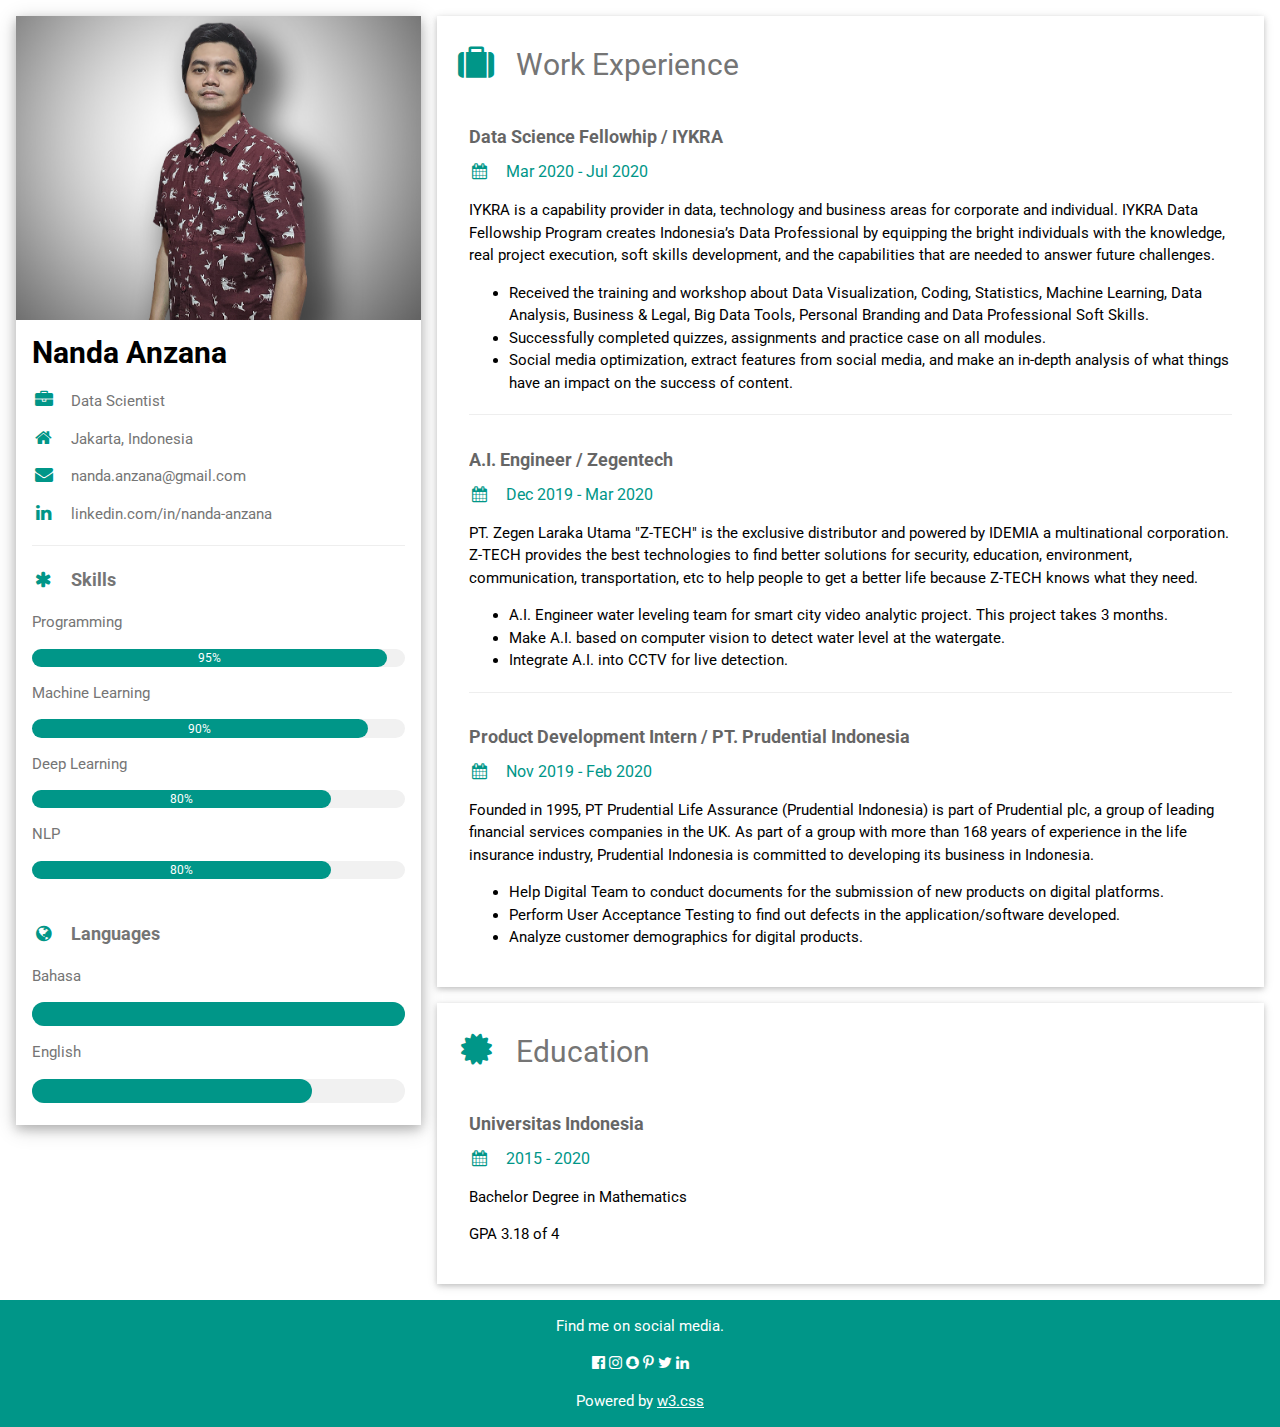
<file: index.html>
<!DOCTYPE html>
<html>
<title>Nanda Anzana</title>
<meta charset="UTF-8">
<meta name="viewport" content="width=device-width, initial-scale=1">
<link rel="stylesheet" href="https://www.w3schools.com/w3css/4/w3.css">
<link rel='stylesheet' href='https://fonts.googleapis.com/css?family=Roboto'>
<link rel="stylesheet" href="https://cdnjs.cloudflare.com/ajax/libs/font-awesome/4.7.0/css/font-awesome.min.css">
<style>
html,body,h1,h2,h3,h4,h5,h6 {font-family: "Roboto", sans-serif}
</style>
<body class="w3-light-khaki">

<!-- Page Container -->
<div class="w3-content w3-margin-top" style="max-width:1400px;">

  <!-- The Grid -->
  <div class="w3-row-padding">
  
    <!-- Left Column -->
    <div class="w3-third">
    
      <div class="w3-white w3-text-grey w3-card-4">
        <div class="w3-display-container">
          <img src="images/Nanda.png" style="width:100%" alt="Avatar">
          <div class="w3-display-bottomleft w3-container w3-text-black">
          </div>
        </div>
        <div class="w3-container">
            <h2 class="w3-text-black"><b>Nanda Anzana</b></h2>
          <p><i class="fa fa-briefcase fa-fw w3-margin-right w3-large w3-text-teal"></i>Data Scientist</p>
          <p><i class="fa fa-home fa-fw w3-margin-right w3-large w3-text-teal"></i>Jakarta, Indonesia</p>
          <p><i class="fa fa-envelope fa-fw w3-margin-right w3-large w3-text-teal"></i>nanda.anzana@gmail.com</p>
          <p><i class="fa fa-linkedin fa-fw w3-margin-right w3-large w3-text-teal"></i>linkedin.com/in/nanda-anzana</p>
          <hr>

          <p class="w3-large"><b><i class="fa fa-asterisk fa-fw w3-margin-right w3-text-teal"></i>Skills</b></p>
          <p>Programming</p>
          <div class="w3-light-grey w3-round-xlarge w3-small">
            <div class="w3-container w3-center w3-round-xlarge w3-teal" style="width:95%">95%</div>
          </div>
          <p>Machine Learning</p>
          <div class="w3-light-grey w3-round-xlarge w3-small">
            <div class="w3-container w3-center w3-round-xlarge w3-teal" style="width:90%">90%</div>
          </div>
          <p>Deep Learning</p>
          <div class="w3-light-grey w3-round-xlarge w3-small">
            <div class="w3-container w3-center w3-round-xlarge w3-teal" style="width:80%">80%</div>
          </div>
          <p>NLP</p>
          <div class="w3-light-grey w3-round-xlarge w3-small">
            <div class="w3-container w3-center w3-round-xlarge w3-teal" style="width:80%">80%</div>
          </div>
          <br>

          <p class="w3-large w3-text-theme"><b><i class="fa fa-globe fa-fw w3-margin-right w3-text-teal"></i>Languages</b></p>
          <p>Bahasa</p>
          <div class="w3-light-grey w3-round-xlarge">
            <div class="w3-round-xlarge w3-teal" style="height:24px;width:100%"></div>
          </div>
          <p>English</p>
          <div class="w3-light-grey w3-round-xlarge">
            <div class="w3-round-xlarge w3-teal" style="height:24px;width:75%"></div>
          </div>
          <br>
        </div>
      </div><br>

    <!-- End Left Column -->
    </div>

    <!-- Right Column -->
    <div class="w3-twothird">
      <div class="w3-container w3-card w3-white w3-margin-bottom">
        <h2 class="w3-text-grey w3-padding-16"><i class="fa fa-suitcase fa-fw w3-margin-right w3-xxlarge w3-text-teal"></i>Work Experience</h2>
        <div class="w3-container">
          <h5 class="w3-opacity"><b>Data Science Fellowhip / IYKRA</b></h5>
          <h6 class="w3-text-teal"><i class="fa fa-calendar fa-fw w3-margin-right"></i>Mar 2020 - Jul 2020</h6>
          <p>IYKRA is a capability provider in data, technology and business areas for corporate and individual. IYKRA Data Fellowship Program creates Indonesia’s Data Professional by equipping the bright individuals with the knowledge, real project execution, soft skills development, and the capabilities that are needed to answer future challenges.
              <ul><li>Received the training and workshop about Data Visualization, Coding, Statistics, Machine Learning, Data Analysis, Business & Legal, Big Data Tools, Personal Branding and Data Professional Soft Skills.</li>
                <li>Successfully completed quizzes, assignments and practice case on all modules.</li>
                <li>Social media optimization, extract features from social media, and make an in-depth analysis of what things have an impact on the success of content.</li>
            </ul>
          </p>
          <hr>
        </div>
        <div class="w3-container">
          <h5 class="w3-opacity"><b>A.I. Engineer / Zegentech</b></h5>
          <h6 class="w3-text-teal"><i class="fa fa-calendar fa-fw w3-margin-right"></i>Dec 2019 - Mar 2020</h6>
          <p>PT. Zegen Laraka Utama "Z-TECH" is the exclusive distributor and powered by IDEMIA a multinational corporation. Z-TECH provides the best technologies to find better solutions for security, education, environment, communication, transportation, etc to help people to get a better life because Z-TECH knows what they need.
              <ul><li>A.I. Engineer water leveling team for smart city video analytic project. This project takes 3 months.</li>
                <li>Make A.I. based on computer vision to detect water level at the watergate.</li>
                <li>Integrate A.I. into CCTV for live detection.</li>
            </ul>
          </p>
          <hr>
        </div>
        <div class="w3-container">
          <h5 class="w3-opacity"><b>Product Development Intern / PT. Prudential Indonesia</b></h5>
          <h6 class="w3-text-teal"><i class="fa fa-calendar fa-fw w3-margin-right"></i>Nov 2019 - Feb 2020</h6>
          <p>Founded in 1995, PT Prudential Life Assurance (Prudential Indonesia) is part of Prudential plc, a group of leading financial services companies in the UK. As part of a group with more than 168 years of experience in the life insurance industry, Prudential Indonesia is committed to developing its business in Indonesia.
              <ul><li>Help Digital Team to conduct documents for the submission of new products on digital platforms.</li>
                <li>Perform User Acceptance Testing to find out defects in the application/software developed.</li>
                <li>Analyze customer demographics for digital products.</li>
            </ul>
          </p><br>
        </div>
      </div>

      <div class="w3-container w3-card w3-white">
        <h2 class="w3-text-grey w3-padding-16"><i class="fa fa-certificate fa-fw w3-margin-right w3-xxlarge w3-text-teal"></i>Education</h2>
        <div class="w3-container">
          <h5 class="w3-opacity"><b>Universitas Indonesia</b></h5>
          <h6 class="w3-text-teal"><i class="fa fa-calendar fa-fw w3-margin-right"></i>2015 - 2020</h6>
          <p>Bachelor Degree in Mathematics</p>
          <p>GPA 3.18 of 4</p>
          <br>
        </div>
      </div>

    <!-- End Right Column -->
    </div>
    
  <!-- End Grid -->
  </div>
  
  <!-- End Page Container -->
</div>

<footer class="w3-container w3-teal w3-center w3-margin-top">
  <p>Find me on social media.</p>
  <i class="fa fa-facebook-official w3-hover-opacity"></i>
  <i class="fa fa-instagram w3-hover-opacity"></i>
  <i class="fa fa-snapchat w3-hover-opacity"></i>
  <i class="fa fa-pinterest-p w3-hover-opacity"></i>
  <i class="fa fa-twitter w3-hover-opacity"></i>
  <i class="fa fa-linkedin w3-hover-opacity"></i>
  <p>Powered by <a href="https://www.w3schools.com/w3css/default.asp" target="_blank">w3.css</a></p>
</footer>

</body>
</html>
</file>
